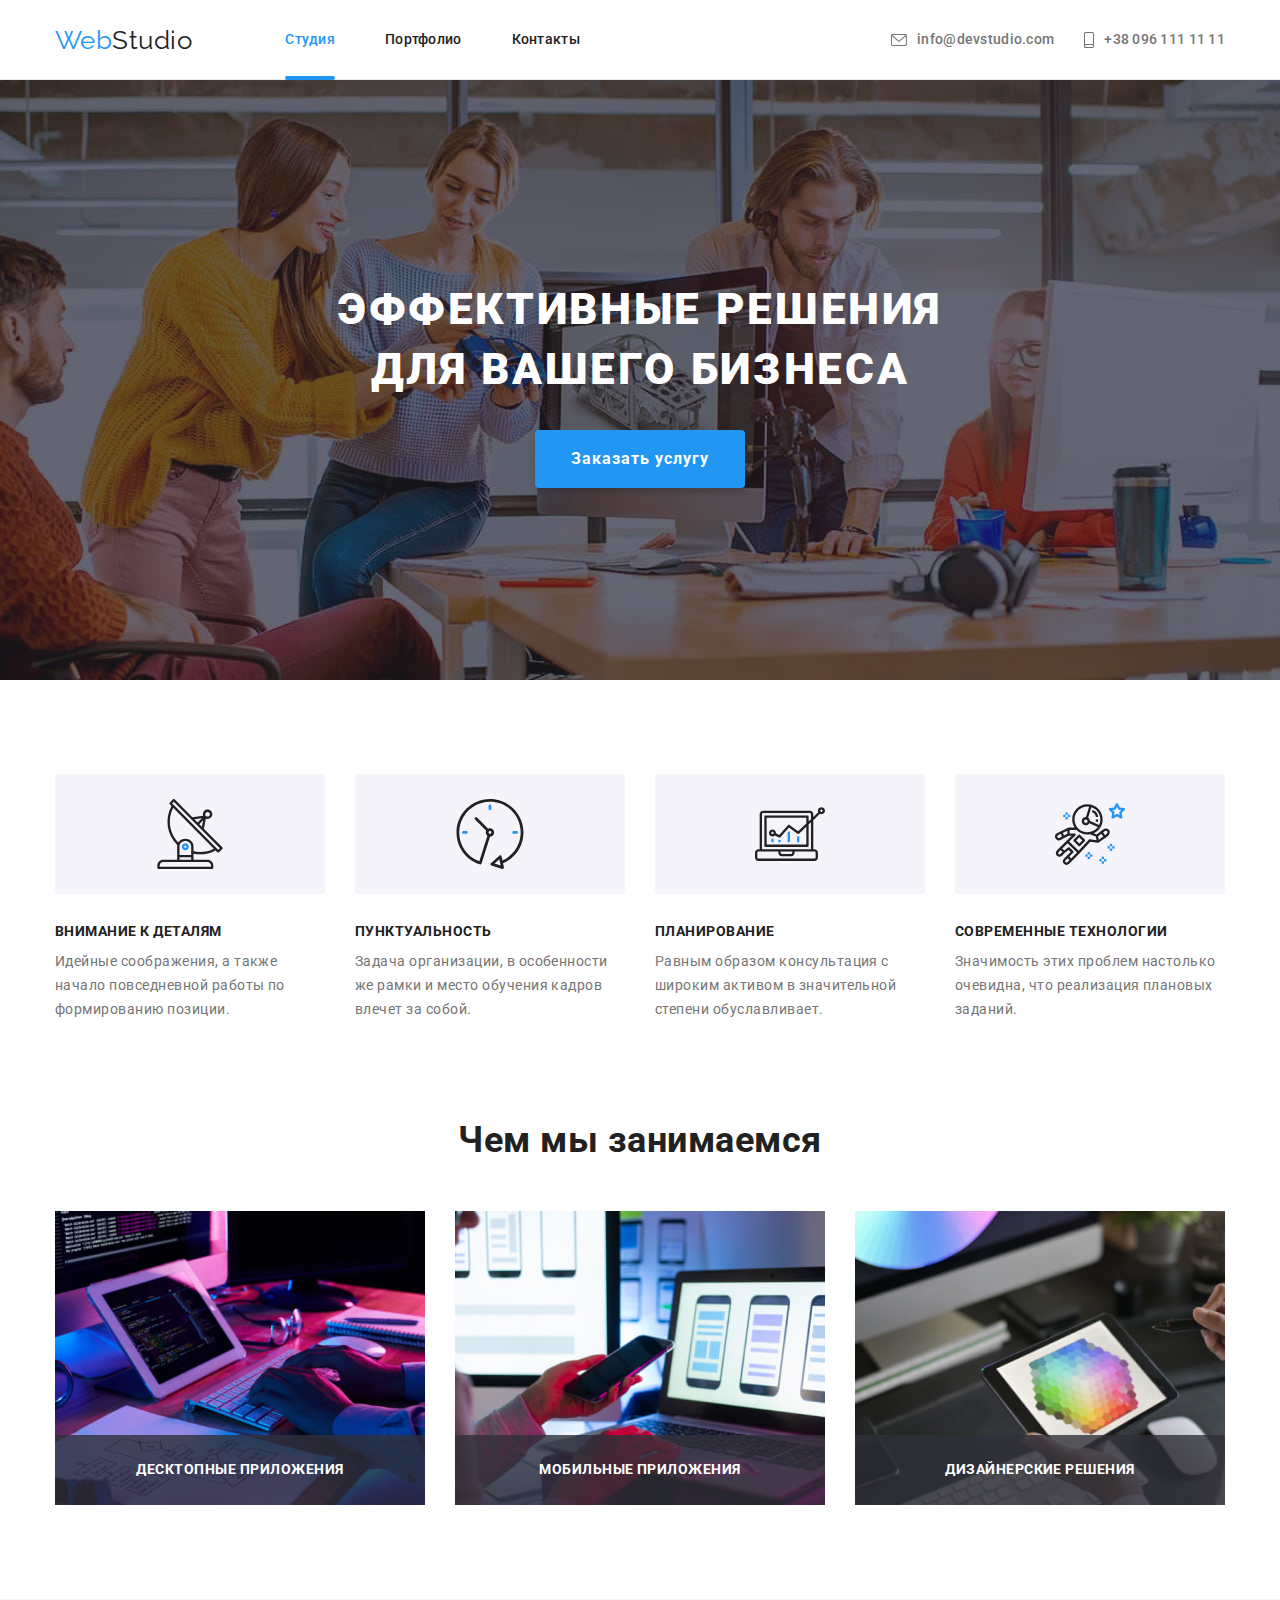
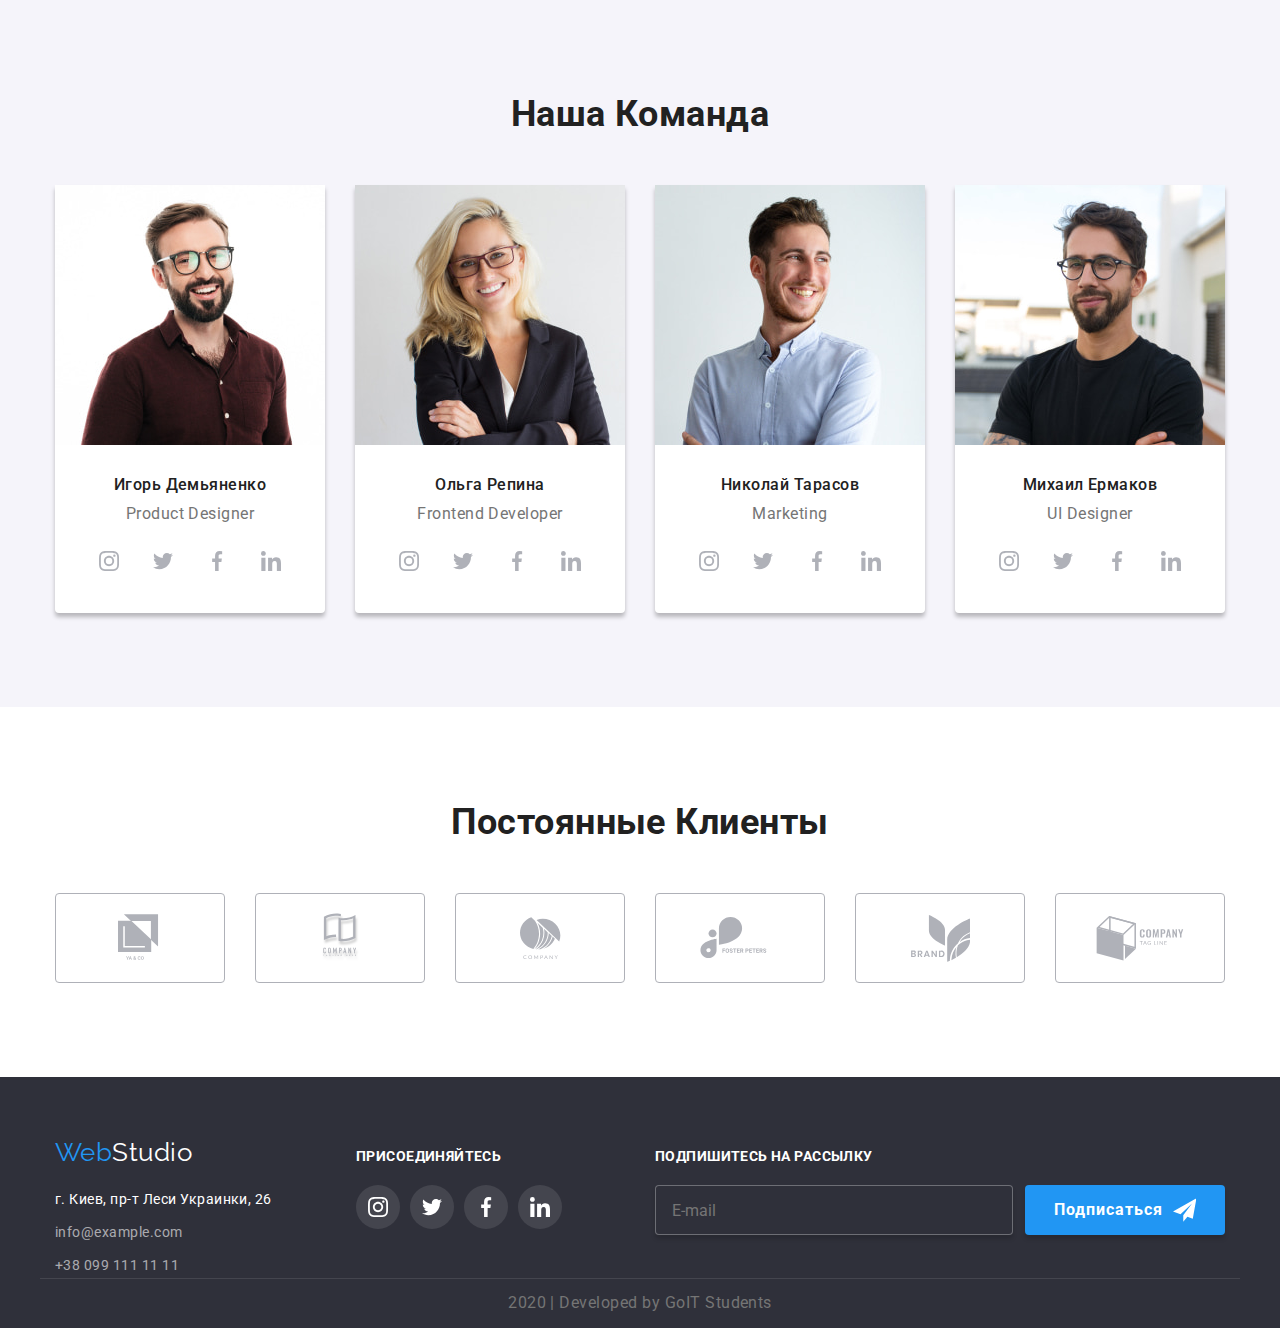
<file: index.html>
<!DOCTYPE html>
<html lang="ru">
	<head>
		<!-- Мета-тег viewport важен для адаптивных страниц -->
		<meta name="viewport" content="width=device-width, initial-scale=1.0" />

		<meta charset="UTF-8" />
		<meta name="viewport" content="width=device-width, initial-scale=1.0" />
		<title>Студия</title>

		<!-- Шрифты -->
		<link rel="dns-prefetch" href="//fonts.googleapis.com" />
		<link rel="preconnect" href="https://fonts.gstatic.com/" crossorigin />
		<link
			href="https://fonts.googleapis.com/css2?family=Raleway:wght@700&family=Roboto:wght@400;500;700;900&display=fallback"
			rel="stylesheet"
		/>
		<!-- Нормализатор стилей -->
		<link
			rel="stylesheet"
			href="https://cdnjs.cloudflare.com/ajax/libs/modern-normalize/1.0.0/modern-normalize.min.css"
		/>

		<!-- Мои стили -->
		<link rel="stylesheet" href="./css/styles.css" />
	</head>

	<body class="body">
		<!-- Шапка сайта -->
		<header class="page-header">
			<!-- Нав - это всегда про ссылки на секции этой или других страниц -->
			<div class="nav-container">
				<nav class="navbar">
					<!-- Логотип, всегда ссылка -->
					<a href="./index.html" class="logo">
						Web<span class="logo-header">Studio</span>
					</a>

					<!-- Ссылки на другие страницы или разделы текущей -->
					<ul class="site-nav">
						<li class="item">
							<a href="./index.html" class="link current">Студия</a>
						</li>
						<li class="item">
							<a href="./portfolio.html" class="link">Портфолио</a>
						</li>
						<li class="item">
							<a href="##" class="link">Контакты</a>
						</li>
					</ul>
				</nav>

				<!-- CONTACTS NAV!!!! -->
				<!-- Контактные Данные в шапке, это не нав, потому что не ссылки на секции -->
				<!-- <div class="contacts-container"> -->
				<ul class="contacts-nav list">
					<li class="item">
						<a href="mailto:info@devstudio.com" class="link">
							<svg class="icon" width="16" height="12">
								<use href="./images/sprite-new.svg#icon-envelope"></use>
							</svg>
							<span> info@devstudio.com </span></a
						>
					</li>
					<li class="item">
						<a href="tel:+380961111111" class="link">
							<svg class="icon" width="10" height="16">
								<use href="./images/sprite-new.svg#icon-smartphone"></use>
							</svg>
							+38 096 111 11 11
						</a>
					</li>
				</ul>
				<!-- </div> -->
			</div>
		</header>

		<!-- Уникальный контент сайта -->
		<main>
			<!-- Герой -->
			<section class="hero">
				<div class="hero-container">
					<h1 class="hero-title"> Эффективные решения для вашего бизнеса </h1>
					<!-- <button type="button">Заказать Услугу</button> -->
					<button type="button" class="btn" data-modal-open>
						Заказать услугу
					</button>
				</div>

				<!-- <button type="button">Заказать Услугу</button> -->
			</section>

			<!-- FEATURES НАШИ ПРЕИМУЩЕСТВА  -->
			<section class="section features">
				<!-- <div class="container"> -->
				<h2 class="section-title visually-hidden"> Наши Преимущества </h2>
				<div class="container icons">
					<ul class="feature-list">
						<!-- тут можно было бы поставить к item .icon-radar -->
						<li class="item">
							<h3 class="title"> Внимание к деталям </h3>
							<p>
								Идейные соображения, а также начало повседневной работы по
								формированию позиции.
							</p>
						</li>
						<li class="item">
							<h3 class="title"> Пунктуальность </h3>
							<p>
								Задача организации, в особенности же рамки и место обучения
								кадров влечет за собой.
							</p>
						</li>
						<li class="item">
							<h3 class="title">Планирование</h3>
							<p>
								Равным образом консультация с широким активом в значительной
								степени обуславливает.
							</p>
						</li>
						<li class="item">
							<h3 class="title"> Современные технологии </h3>
							<p>
								Значимость этих проблем настолько очевидна, что реализация
								плановых заданий.
							</p>
						</li>
					</ul>
				</div>
			</section>

			<!-- СЕКЦИЯ ЧЕМ ЗАНИМАЕМСЯ -->
			<section class="section expertise no-top-padding">
				<div class="container">
					<h2 class="section-title"> Чем мы занимаемся </h2>
					<ul class="images-wedo">
						<li class="item">
							<div class="thumb">
								<img
									src="./images/code.jpg"
									alt="Пишем код"
									width="370"
									height="294"
									class="image"
								/>

								<h3 class="title"> десктопные приложения </h3>
							</div>
						</li>
						<li class="item">
							<div class="thumb">
								<img
									src="./images/adapt.jpg"
									alt="Адаптируем под смартфоны и планшеты"
									width="370"
									height="294"
									class="image"
								/>
								<h3 class="title"> Мобильные приложения </h3>
							</div>
						</li>
						<li class="item">
							<div class="thumb">
								<img
									src="./images/color.jpg"
									alt="Подбираем цветовое решение"
									width="370"
									height="294"
									class="image"
								/>
								<h3 class="title"> Дизайнерские решения </h3>
							</div>
						</li>
					</ul>
				</div>
			</section>

			<!-- НАША КОМАНДА TEAM  -->
			<section class="section team">
				<div class="container">
					<h2 class="section-title"> Наша Команда </h2>

					<ul class="team-members">
						<li class="item">
							<img
								class="mrgn-btm"
								src="./images/igor.jpg"
								width="270"
								height="260"
								alt="Игорь Демьяненко"
							/>
							<h3 class="title"> Игорь Демьяненко </h3>
							<p class="text" lang="en"> Product Designer </p>

							<ul class="team-list links">
								<li class="item">
									<a href="##" aria-label="инстаграм" class="link">
										<svg class="icon" width="20" height="20">
											<use href="./images/sprite-new.svg#icon-teamlink1"></use>
										</svg>
									</a>
								</li>
								<li class="item">
									<a href="##" class="link" aria-label="твиттер">
										<svg class="icon" width="20" height="20">
											<use href="./images/sprite-new.svg#icon-teamlink2"></use>
										</svg>
									</a>
								</li>
								<li class="item">
									<a href="##" class="link" aria-label="фейсбук">
										<svg class="icon" width="20" height="20">
											<use href="./images/sprite-new.svg#icon-teamlink3"></use>
										</svg>
									</a>
								</li>
								<li class="item">
									<a href="##" class="link" aria-label="линкед-ин">
										<svg class="icon" width="20" height="20">
											<use href="./images/sprite-new.svg#icon-teamlink4"></use>
										</svg>
									</a>
								</li>
							</ul>
						</li>
						<li class="item">
							<img
								class="mrgn-btm"
								src="./images/olga.jpg"
								width="270"
								height="260"
								alt="Ольга Репина"
							/>
							<h3 class="title">Ольга Репина</h3>
							<p class="text" lang="en"> Frontend Developer </p>

							<ul class="team-list links">
								<li class="item">
									<a href="##" class="link" aria-label="инстаграм"
										><svg class="icon" width="20" height="20">
											<use href="./images/sprite-new.svg#icon-teamlink1"></use>
										</svg>
									</a>
								</li>
								<li class="item">
									<a href="##" class="link" aria-label="твиттер"
										><svg class="icon" width="20" height="20">
											<use href="./images/sprite-new.svg#icon-teamlink2"></use>
										</svg>
									</a>
								</li>
								<li class="item">
									<a href="##" class="link" aria-label="фейсбук"
										><svg class="icon" width="20" height="20">
											<use href="./images/sprite-new.svg#icon-teamlink3"></use>
										</svg>
									</a>
								</li>
								<li class="item">
									<a href="##" class="link" aria-label="линкед-ин"
										><svg class="icon" width="20" height="20">
											<use href="./images/sprite-new.svg#icon-teamlink4"></use>
										</svg>
									</a>
								</li>
							</ul>
						</li>
						<li class="item">
							<img
								class="mrgn-btm"
								src="./images/kolya.jpg"
								width="270"
								height="260"
								alt="Николай Тарасов"
							/>
							<h3 class="title"> Николай Тарасов </h3>
							<p class="text" lang="en"> Marketing </p>

							<ul class="team-list links">
								<li class="item">
									<a href="##" class="link" aria-label="инстаграм"
										><svg class="icon" width="20" height="20">
											<use href="./images/sprite-new.svg#icon-teamlink1"></use>
										</svg>
									</a>
								</li>
								<li class="item">
									<a href="##" class="link" aria-label="твиттер"
										><svg class="icon" width="20" height="20">
											<use href="./images/sprite-new.svg#icon-teamlink2"></use>
										</svg>
									</a>
								</li>
								<li class="item">
									<a href="##" class="link" aria-label="фейсбук"
										><svg class="icon" width="20" height="20">
											<use href="./images/sprite-new.svg#icon-teamlink3"></use>
										</svg>
									</a>
								</li>
								<li class="item">
									<a href="##" class="link" aria-label="линкед-ин"
										><svg class="icon" width="20" height="20">
											<use href="./images/sprite-new.svg#icon-teamlink4"></use>
										</svg>
									</a>
								</li>
							</ul>
						</li>
						<li class="item">
							<img
								class="mrgn-btm"
								src="./images/misha.jpg"
								width="270"
								height="260"
								alt="Михаил Ермаков"
							/>
							<h3 class="title"> Михаил Ермаков </h3>
							<p class="text" lang="en"> UI Designer </p>

							<ul class="team-list links">
								<li class="item">
									<a href="##" class="link" aria-label="инстаграм"
										><svg class="icon" width="20" height="20">
											<use href="./images/sprite-new.svg#icon-teamlink1"></use>
										</svg>
									</a>
								</li>
								<li class="item">
									<a href="##" class="link" aria-label="твиттер"
										><svg class="icon" width="20" height="20">
											<use href="./images/sprite-new.svg#icon-teamlink2"></use>
										</svg>
									</a>
								</li>
								<li class="item">
									<a href="##" class="link" aria-label="фейсбук"
										><svg class="icon" width="20" height="20">
											<use href="./images/sprite-new.svg#icon-teamlink3"></use>
										</svg>
									</a>
								</li>
								<li class="item">
									<a href="##" class="link" aria-label="линкед-ин"
										><svg class="icon" width="20" height="20">
											<use href="./images/sprite-new.svg#icon-teamlink4"></use>
										</svg>
									</a>
								</li>
							</ul>
						</li>
					</ul>
				</div>
			</section>

			<!-- ПОСТОЯННЫЕ КЛИЕНТЫ OUR CLIENTS! -->

			<section class="clients">
				<div class="container">
					<h2 class="section-title"> Постоянные Клиенты </h2>

					<ul class="clients-list">
						<li class="item">
							<a href="##" class="link"
								><svg class="icon" width="44.27" height="49.23">
									<use href="./images/sprite-new.svg#icon-logo1"></use>
								</svg>
								<!-- <img src="./images/logo1.svg" width="44.27" height="49.23" alt="" /> -->
							</a>
						</li>
						<li class="item">
							<a href="##" class="link"
								><svg class="icon" width="40" height="52">
									<use href="./images/sprite-new.svg#icon-logo2"></use>
								</svg>
							</a>
						</li>
						<li class="item">
							<a href="##" class="link"
								><svg class="icon" width="41" height="42.6">
									<use href="./images/sprite-new.svg#icon-logo3"></use>
								</svg>
								<!-- <img src="./images/logo3.svg" width="41" height="42.6" alt="" /> -->
							</a>
						</li>
						<li class="item">
							<a href="##" class="link"
								><svg class="icon" width="79.66" height="42.02">
									<use href="./images/sprite-new.svg#icon-logo4"></use>
								</svg>
								<!-- <img src="./images/logo4.svg" width="79.66" height="42.02" alt="" /> -->
							</a>
						</li>
						<li class="item">
							<a href="##" class="link">
								<svg class="icon" width="59" height="47">
									<use href="./images/sprite-new.svg#icon-logo5"></use>
								</svg>
								<!-- <img src="./images/logo5.svg" width="59" height="47" alt="" /> -->
							</a>
						</li>
						<li class="item">
							<a href="##" class="link"
								><svg class="icon" width="88.48" height="45">
									<use href="./images/sprite-new.svg#icon-logo6"></use>
								</svg>
								<!-- <img src="./images/logo6.svg" width="88.48" height="45.44" alt="" /> -->
							</a>
						</li>
					</ul>
				</div>
			</section>

			<!-- !!!!!!!!!MODAL WINDOW AND FORM WINDOW!!!!!!!!! -->
			<div class="backdrop is-hidden" data-modal>
				<div class="modal">
					<h3 class="title">Оставьте свои данные мы вам перезвоним</h3>
					<!-- FORM WINDOW!!! -->

					<form class="form js-speaker-form" autocomplete="on">
						<ul>
							<li
								><span class="form-label"> Имя</span>
								<label class="input-field">
									<input
										autofocus
										type="text"
										name="name"
										class="form-input"
										placeholder=" "
										autocomplete="on"
									/>

									<svg class="icon-form" width="18" height="18">
										<use href="./images/sprite-new.svg#icon-modal-name"></use>
									</svg>
								</label>
							</li>

							<li
								><span class="form-label">Телефон</span>
								<label class="input-field">
									<input
										aut
										type="tel"
										name="tel"
										class="form-input"
										placeholder=" "
										autocomplete="on"
									/>
									<svg class="icon-form" width="18" height="18">
										<use href="./images/sprite-new.svg#icon-modal-tel"></use>
									</svg> </label
							></li>

							<li
								><span class="form-label">Почта</span>
								<label class="input-field">
									<input
										type="email"
										name="mail"
										class="form-input"
										placeholder=" "
										autocomplete="on"
									/>
									<svg class="icon-form" width="18" height="18">
										<use href="./images/sprite-new.svg#icon-modal-email"></use>
									</svg> </label
							></li>
						</ul>

						<label class="comment-field">
							<span class="form-label">Комментарий</span>
							<textarea
								class="comment"
								name="comment"
								id="comment"
								rows="7"
								placeholder="Введите текст"
							></textarea>
						</label>

						<label class="label-checkbox">
							<input
								type="checkbox"
								name="policy"
								value="agreement"
								class="checkbox"
							/>
							<span class="icon-check"></span>
							<span class="form-text"
								>Соглашаюсь с рассылкой и принимаю
								<a href="" class="link-checkbox">Условия договора</a>
							</span>
						</label>

						<button type="submit" class="button-submit" disabled
							>Отправить</button
						>
					</form>
					<button class="button-close" data-modal-close>
						<!-- <svg class="icon-form" width="11" height="11">
							<use href="./images/feature2.svg"></use>
						</svg> -->

						<svg class="icon-form">
							<use href="./images/sprite-new.svg#icon-close"></use>
						</svg>
					</button>
				</div>
			</div>
		</main>

		<!-- FOOTER!!! -->
		<!-- Я добавил ариа ссылку, которая используется в иконках-ссылках, когда нет текста, но нужно описание. Текст после ариа ссылки не читается обычно никакой ассистивной программой -->
		<footer class="footbar">
			<!-- Контейнер обертка, в него обернуто все -->
			<div class="wrapper">
				<!-- Контейнер для логотипа и адреса и контактов -->
				<div class="container-footer address">
					<a href="./index.html" class="logo" aria-label="main page link">
						Web<span class="logo-footer">Studio</span>
					</a>

					<address class="address">
						<p class="location"> г. Киев, пр-т Леси Украинки, 26 </p>

						<ul>
							<li class="link-footer">
								<a href="mailto:info@example.com" class="title"
									>info@example.com</a
								>
							</li>

							<li class="link-footer">
								<a href="tel:+380991111111" class="title">+38 099 111 11 11</a>
							</li>
						</ul>
					</address>
				</div>

				<!-- FOOTER JOIN US  -->
				<div class="container-footer join-us">
					<b class="title-footer"> присоединяйтесь </b>
					<ul class="list-footer">
						<li class="item">
							<a href="##" class="link"></a>
						</li>
						<li class="item">
							<a href="##" class="link"></a>
						</li>
						<li class="item">
							<a href="##" class="link"></a>
						</li>
						<li class="item">
							<a href="##" class="link"></a>
						</li>
					</ul>
				</div>

				<!-- FOOTER SUBSCRIBE!!! -->
				<div class="container-subscribe">
					<b class="title-footer">подпишитесь на рассылку</b>

					<form class="form-subscribe">
						<label for="email"></label>
						<input
							type="email"
							name="user-mail"
							id="email"
							class="email"
							placeholder="E-mail"
						/>

						<button type="submit" class="button"
							>Подписаться
							<svg width="24px" height="24px" class="icon-footer">
								<use href="./images/sprite-new.svg#icon-subscribe"></use>
							</svg>
						</button>
					</form>
				</div>
			</div>
			<p lang="eng" class="copyright">2020 | Developed by GoIT Students</p>
		</footer>

		<script src="./js/modal.js"></script>

		<!-- Кнопка Отправить Данные в Модалке - отображает данные в консоли -->
		<script>
			;(() => {
				document
					.querySelector(".js-speaker-form")
					.addEventListener("submit", e => {
						e.preventDefault()

						new FormData(e.currentTarget).forEach((value, name) =>
							console.log(`${name}: ${value}`),
						)

						e.currentTarget.reset()
					})
			})()
		</script>

		<!-- Кнопка должна быть выключенной, пока не отмечен чекбокс -->
		<script>
			const inputs = document.querySelectorAll("input[type=checkbox]")
			const button = document.querySelector(".button-submit")

			function check() {
				button.disabled = true
				inputs.forEach(input => {
					if (input.checked) button.disabled = false
					// else {
					// 	button.disabled = true
					// }
				})
			}

			inputs.forEach(input => input.addEventListener("change", check))
		</script>

		<!-- Отступ у body подстраивается под размер Хедера -->
		<script>
			console.log(
				document.querySelector(".page-header").getBoundingClientRect().height,
			)

			const { height: pageHeaderHeight } = document
				.querySelector(".page-header")
				.getBoundingClientRect()

			document.body.style.paddingTop = `${pageHeaderHeight}px`
		</script>
	</body>
</html>
</file>
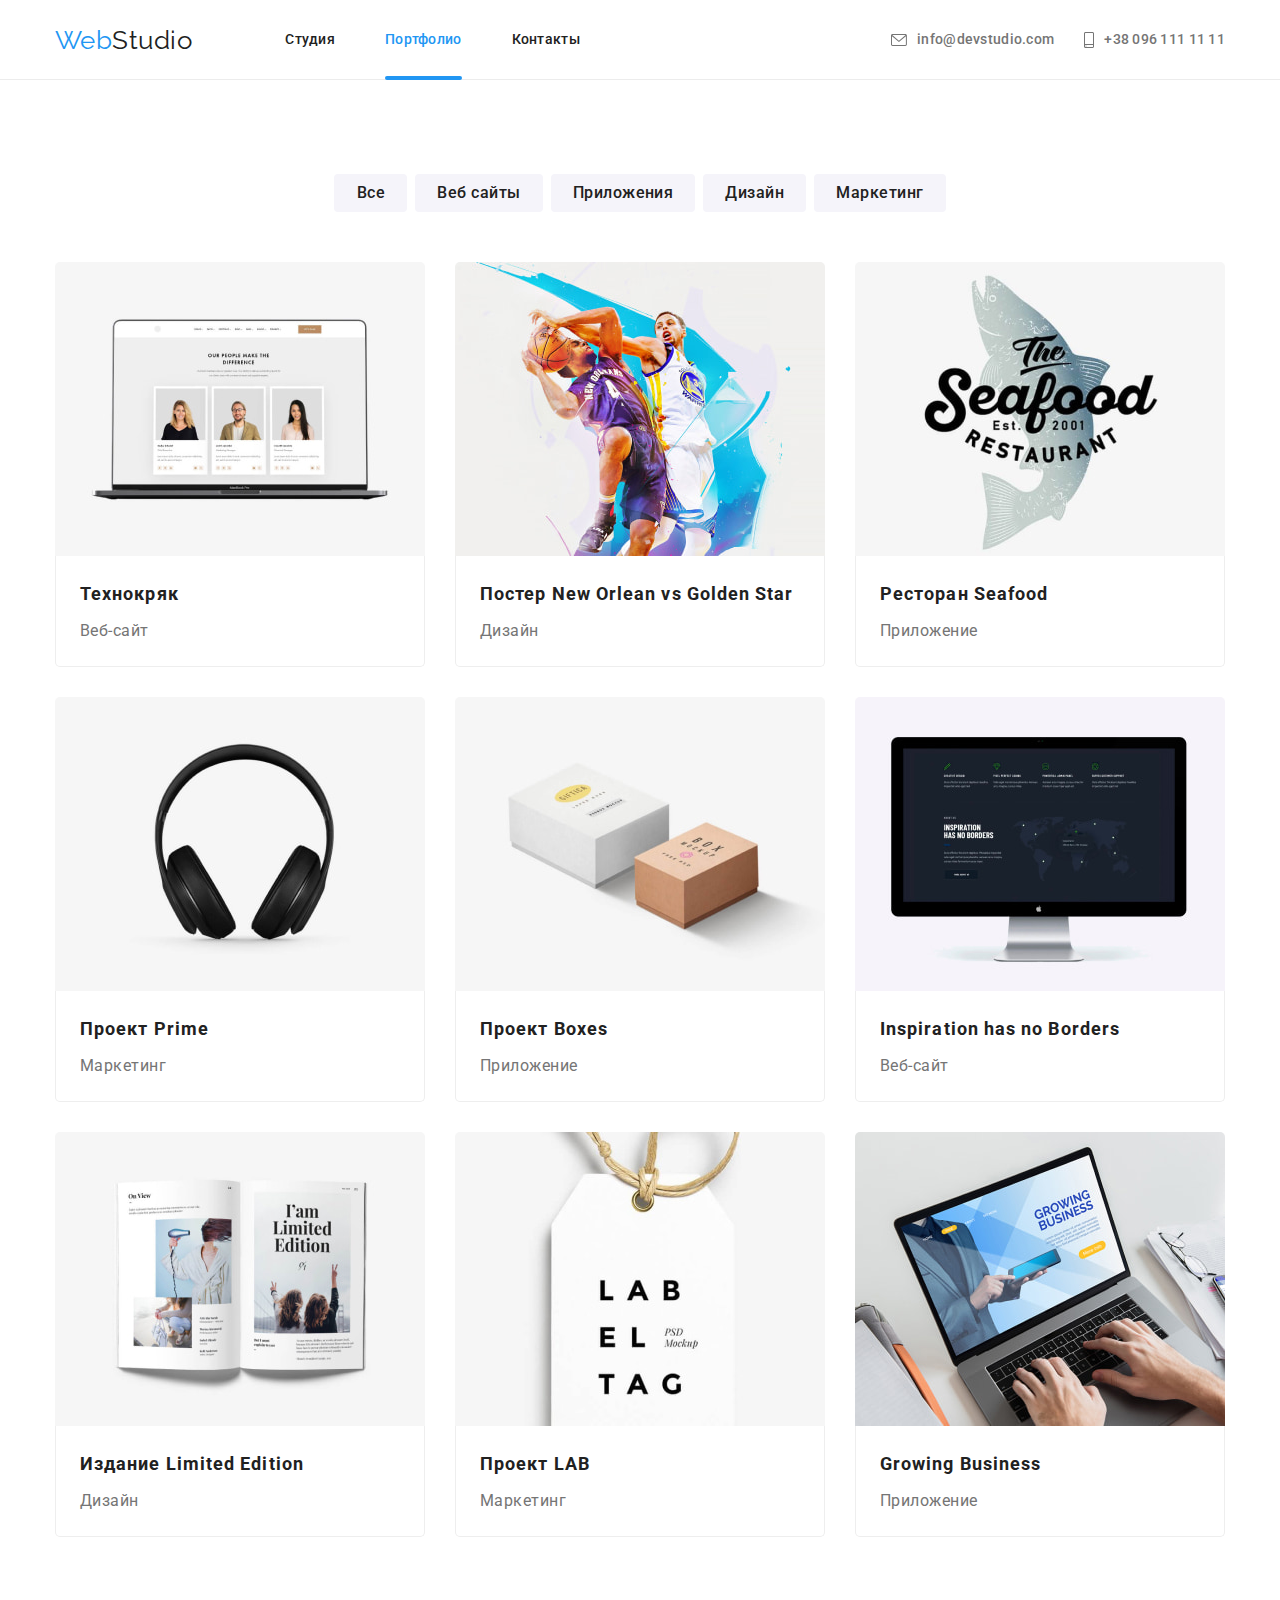
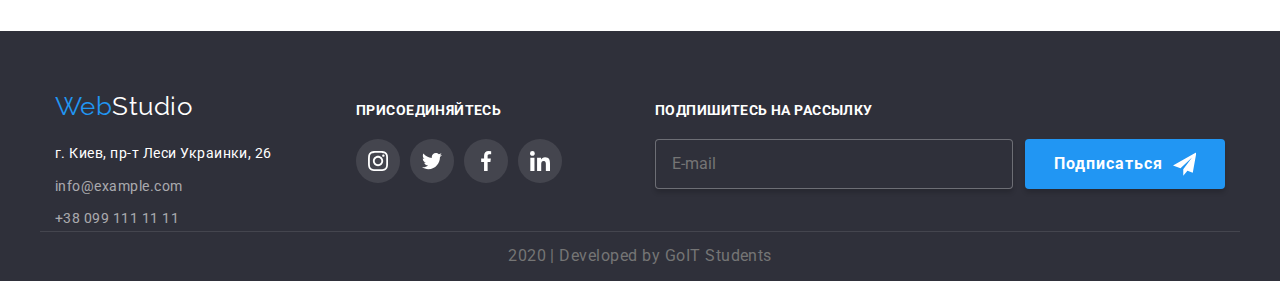
<file: portfolio.html>
<!DOCTYPE html>
<html lang="ru">
	<head>
		<meta charset="UTF-8" />
		<meta name="viewport" content="width=device-width, initial-scale=1.0" />
		<title>Портфолио</title>

		<!-- Шрифты -->
		<link
			href="https://fonts.googleapis.com/css2?family=Raleway:wght@700&family=Roboto:wght@400;500;700;900&display=fallback"
			rel="stylesheet"
		/>
		<!-- Нормализатор стилей -->
		<link
			rel="stylesheet"
			href="https://cdnjs.cloudflare.com/ajax/libs/modern-normalize/0.7.0/modern-normalize.min.css"
		/>

		<!-- Мои Стили -->
		<link rel="stylesheet" href="./css/styles.css" />
	</head>

	<body class="body">
		<!-- Шапка сайта -->
		<header class="page-header">
			<!-- Нав - это всегда про ссылки на секции этой или других страниц -->
			<div class="nav-container">
				<nav class="navbar">
					<!-- Логотип, всегда ссылка -->
					<a href="./index.html" class="logo">
						Web<span class="logo-header">Studio</span>
					</a>

					<!-- Ссылки на другие страницы или разделы текущей -->
					<ul class="site-nav">
						<li class="item">
							<a href="./index.html" class="link">Студия</a>
						</li>
						<li class="item">
							<a href="./portfolio.html" class="link current">Портфолио</a>
						</li>
						<li class="item">
							<a href="##" class="link">Контакты</a>
						</li>
					</ul>
				</nav>

				<!-- CONTACTS NAV!!!! -->
				<!-- Контактные Данные в шапке, это не нав, потому что не ссылки на секции -->
				<!-- <div class="contacts-container"> -->
				<ul class="contacts-nav">
					<li class="item">
						<a href="mailto:info@devstudio.com" class="link">
							<svg class="icon" width="16" height="12">
								<use href="./images/sprite-new.svg#icon-envelope"></use>
							</svg>
							<span> info@devstudio.com </span></a
						>
					</li>
					<li class="item">
						<a href="tel:+380961111111" class="link">
							<svg class="icon" width="10" height="16">
								<use href="./images/sprite-new.svg#icon-smartphone"></use>
							</svg>
							+38 096 111 11 11
						</a>
					</li>
				</ul>
				<!-- </div> -->
			</div>
		</header>

		<main>
			<!-- Hero -->

			<h1 class="visually-hidden">Портфолио</h1>

			<!-- Filters and PortFolio -->
			<section class="section">
				<div class="container">
					<h2 class="is-none">Фильтры</h2>

					<ul class="filters-list">
						<li class="item"
							><button class="filter" type="button">Все</button></li
						>
						<li class="item"
							><button class="filter" type="button">Веб сайты</button></li
						>
						<li class="item"
							><button class="filter" type="button">Приложения</button></li
						>
						<li class="item"
							><button class="filter" type="button">Дизайн</button></li
						>
						<li class="item"
							><button class="filter" type="button">Маркетинг</button></li
						>
					</ul>

					<!-- PortFolio -->
					<h2 class="visually-hidden">Наши Работы</h2>

					<ul class="portfolio-list">
						<li class="item">
							<a href="##">
								<div class="thumb">
									<img
										src="./images/techno.jpg"
										alt="картинка макбука про с отображенным сайтом источника"
										width="370"
										height="294"
									/>
									<p class="text">
										Технокряк это современная площадка распространения
										коронавируса. Компании используют эту платформу для
										цифрового шпионажа и атак на защищенные сервера конкурентов
									</p>
								</div>
								<div class="card-content">
									<h3 class="title">Технокряк</h3>
									<p>Веб-сайт</p>
								</div>
							</a>
						</li>
						<li class="item">
							<a href="##">
								<div class="thumb">
									<img
										src="./images/poster.jpg"
										alt="постер с двумя баскетболистами"
										width="370"
										height="294"
									/>

									<p class="text">
										Технокряк это современная площадка распространения
										коронавируса. Компании используют эту платформу для
										цифрового шпионажа и атак на защищенные сервера конкурентов
									</p>
								</div>
								<div class="card-content">
									<h3 class="title"> Постер New Orlean vs Golden Star </h3>
									<p>Дизайн</p>
								</div>
							</a>
						</li>
						<li class="item">
							<a href="##">
								<div class="thumb"
									><img
										src="./images/restaurant.jpg"
										alt="логотип ресторана морской еды"
										width="370"
										height="294"
									/>
									<p class="text">
										Технокряк это современная площадка распространения
										коронавируса. Компании используют эту платформу для
										цифрового шпионажа и атак на защищенные сервера конкурентов
									</p>
								</div>

								<div class="card-content">
									<h3 class="title">Ресторан Seafood</h3>
									<p>Приложение</p>
								</div>
							</a>
						</li>
						<li class="item">
							<a href="##">
								<div class="thumb"
									><img
										src="./images/prime.jpg"
										alt="изображение наушников"
										width="370"
										height="294"
									/>
									<p class="text">
										Технокряк это современная площадка распространения
										коронавируса. Компании используют эту платформу для
										цифрового шпионажа и атак на защищенные сервера конкурентов
									</p>
								</div>

								<div class="card-content">
									<h3 class="title">Проект Prime</h3>
									<p>Маркетинг</p>
								</div>
							</a>
						</li>
						<li class="item">
							<a href="##">
								<div class="thumb"
									><img
										src="./images/boxes.jpg"
										alt="изображение коробочек с логотипом источника"
										width="370"
										height="294"
									/>
									<p class="text">
										Технокряк это современная площадка распространения
										коронавируса. Компании используют эту платформу для
										цифрового шпионажа и атак на защищенные сервера конкурентов
									</p>
								</div>

								<div class="card-content">
									<h3 class="title">Проект Boxes</h3>
									<p>Приложение</p>
								</div>
							</a>
						</li>
						<li class="item">
							<a href="##">
								<div class="thumb"
									><img
										src="./images/inspiration.jpg"
										alt="изображение аймака с открытым веб-сайтом источника"
										width="370"
										height="294"
									/>
									<p class="text">
										Технокряк это современная площадка распространения
										коронавируса. Компании используют эту платформу для
										цифрового шпионажа и атак на защищенные сервера конкурентов
									</p>
								</div>

								<div class="card-content">
									<h3 class="title">Inspiration has no Borders</h3>
									<p>Веб-сайт</p>
								</div>
							</a>
						</li>
						<li class="item">
							<a href="##">
								<div class="thumb">
									<img
										src="./images/limited.jpg"
										alt="изображение раскрытого журнала с тектом и картинками источника"
										width="370"
										height="294"
									/>
									<p class="text">
										Технокряк это современная площадка распространения
										коронавируса. Компании используют эту платформу для
										цифрового шпионажа и атак на защищенные сервера конкурентов
									</p>
								</div>

								<div class="card-content">
									<h3 class="title">Издание Limited Edition</h3>
									<p>Дизайн</p>
								</div>
							</a>
						</li>
						<li class="item">
							<a href="##">
								<div class="thumb">
									<img
										src="./images/lab.jpg"
										alt="изображение бирки с надписью Лаб"
										width="370"
										height="294"
									/>
									<p class="text">
										Технокряк это современная площадка распространения
										коронавируса. Компании используют эту платформу для
										цифрового шпионажа и атак на защищенные сервера конкурентов
									</p>
								</div>

								<div class="card-content">
									<h3 class="title">Проект LAB</h3>
									<p>Маркетинг</p>
								</div>
							</a>
						</li>
						<li class="item">
							<a href="##">
								<div class="thumb">
									<img
										src="./images/growing.jpg"
										alt="изображение рук, печатающих на ноутбуке с открытым сайтом источника"
										width="370"
										height="294"
									/>
									<p class="text">
										Технокряк это современная площадка распространения
										коронавируса. Компании используют эту платформу для
										цифрового шпионажа и атак на защищенные сервера конкурентов
									</p>
								</div>

								<div class="card-content">
									<h3 class="title">Growing Business</h3>
									<p>Приложение</p>
								</div>
							</a>
						</li>
					</ul>
				</div>
			</section>
		</main>

		<footer class="footbar">
			<!-- Контейнер обертка, в него обернуто все -->
			<div class="wrapper">
				<!-- Контейнер для логотипа и адреса и контактов -->
				<div class="container-footer address">
					<a href="./index.html" class="logo" aria-label="main page link">
						Web<span class="logo-footer">Studio</span>
					</a>

					<address class="address">
						<p class="location"> г. Киев, пр-т Леси Украинки, 26 </p>

						<ul>
							<li class="link-footer">
								<a href="mailto:info@example.com" class="title"
									>info@example.com</a
								>
							</li>

							<li class="link-footer">
								<a href="tel:+380991111111" class="title">+38 099 111 11 11</a>
							</li>
						</ul>
					</address>
				</div>

				<!-- FOOTER JOIN US  -->
				<div class="container-footer join-us">
					<b class="title-footer"> присоединяйтесь </b>
					<ul class="list-footer">
						<li class="item">
							<a href="##" class="link"></a>
						</li>
						<li class="item">
							<a href="##" class="link"></a>
						</li>
						<li class="item">
							<a href="##" class="link"></a>
						</li>
						<li class="item">
							<a href="##" class="link"></a>
						</li>
					</ul>
				</div>

				<!-- FOOTER SUBSCRIBE!!! -->
				<div class="container-subscribe">
					<b class="title-footer">подпишитесь на рассылку</b>

					<form class="form-subscribe">
						<label for="email"></label>
						<input
							type="email"
							name="user-mail"
							id="email"
							class="email"
							placeholder="E-mail"
						/>

						<button type="submit" class="button"
							>Подписаться
							<svg width="24px" height="24px" class="icon-footer">
								<use href="./images/sprite.svg#icon-subscribe"></use>
							</svg>
						</button>
					</form>
				</div>
			</div>
			<p class="copyright">2020 | Developed by GoIT Students</p>
		</footer>
	</body>
</html>
</file>
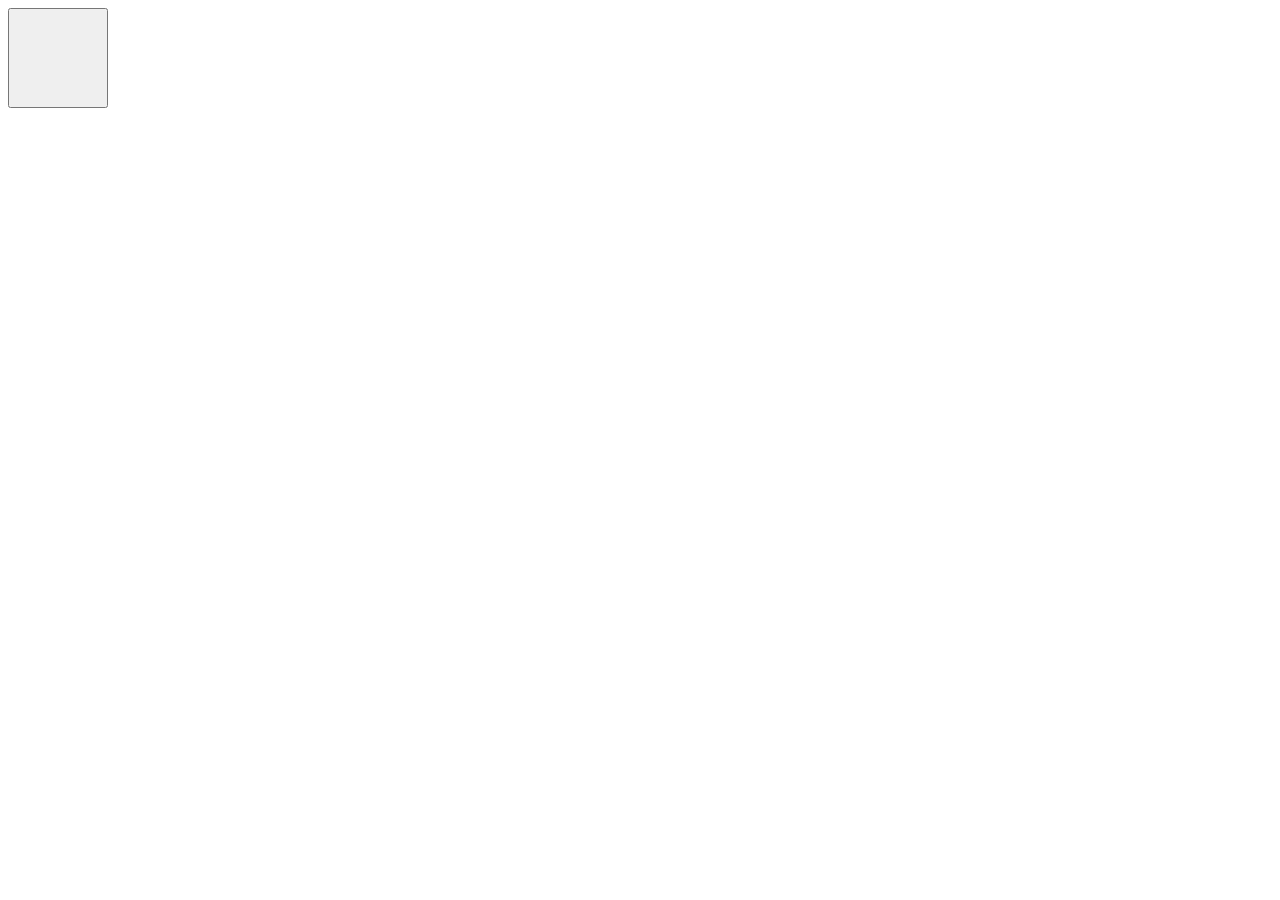
<file: test.html>
<!DOCTYPE html>
<html lang="en">
	<head>
		<meta charset="UTF-8" />
		<meta name="viewport" content="width=device-width, initial-scale=1.0" />
		<title>Document</title>

		<link
			href="https://fonts.googleapis.com/css2?family=Raleway:wght@700&family=Roboto:wght@400;500;700;900&display=fallback"
			rel="stylesheet"
		/>

		<!-- <link rel="stylesheet" href="https://cdnjs.cloudflare.com/ajax/libs/normalize/8.0.1/normalize.css" /> -->

		<link rel="stylesheet" href="./css/styles.css" />
	</head>
	<body>
		<button type="button" class="test__button" data-modal-open></button>

		<div class="backdrop is-hidden" data-modal>
			<div class="modal">
				<h3 class="title">Оставьте свои данные мы вам перезвоним</h3>
				<!-- FORM WINDOW!!! -->

				<form class="form js-speaker-form" autocomplete="on">
					<ul>
						<li
							><span class="form-label"> Имя</span>
							<label class="input-field">
								<input
									autofocus
									type="text"
									name="name"
									class="form-input"
									placeholder=" "
									autocomplete="on"
								/>

								<svg class="icon-form" width="18" height="18">
									<use href="./images/sprite-new.svg#icon-modal-name"></use>
								</svg>
							</label>
						</li>

						<li
							><span class="form-label">Телефон</span>
							<label class="input-field">
								<input
									aut
									type="tel"
									name="tel"
									class="form-input"
									placeholder=" "
									autocomplete="on"
								/>
								<svg class="icon-form" width="18" height="18">
									<use href="./images/sprite-new.svg#icon-modal-tel"></use>
								</svg> </label
						></li>

						<li
							><span class="form-label">Почта</span>
							<label class="input-field">
								<input
									type="email"
									name="mail"
									class="form-input"
									placeholder=" "
									autocomplete="on"
								/>
								<svg class="icon-form" width="18" height="18">
									<use href="./images/sprite-new.svg#icon-modal-email"></use>
								</svg> </label
						></li>
					</ul>

					<label class="comment-field">
						<span class="form-label">Комментарий</span>
						<textarea
							class="comment"
							name="comment"
							id="comment"
							rows="7"
							placeholder="Введите текст"
						></textarea>
					</label>

					<label class="label-checkbox">
						<input
							type="checkbox"
							name="policy"
							value="agreement"
							class="checkbox"
						/>
						<span class="icon-check"></span>
						<span class="form-text"
							>Соглашаюсь с рассылкой и принимаю
							<a href="" class="link-checkbox">Условия договора</a>
						</span>
					</label>

					<button type="submit" class="button-submit" disabled
						>Отправить</button
					>
				</form>
				<button class="button-close" data-modal-close>
					<!-- <svg class="icon-form" width="11" height="11">
							<use href="./images/feature2.svg"></use>
						</svg> -->

					<svg class="icon-form">
						<use href="./images/sprite-new.svg#icon-close"></use>
					</svg>
				</button>
			</div>
		</div>
	</body>

	<script src="./js/modal.js"></script>

	<script>
		const inputs = document.querySelectorAll("input[type=checkbox]")
		const button = document.querySelector(".button-submit")

		function check() {
			button.disabled = true
			inputs.forEach(input => {
				if (input.checked) button.disabled = false
			})
		}

		inputs.forEach(input => input.addEventListener("change", check))
	</script>
</html>
</file>
<file: css/styles.css>
*,
*::before,
*::after {
	box-sizing: border-box;
	user-select: none;
}

/* POSITION СНАЧАЛА, ПОТОМ ГЕОМЕТРИЯ, ПОТОМ ВСЕ ОСТАЛЬНОЕ!! */
/* user-select: none; */
/* UL паддинг и марджин в ноль, list style none */
/* ссылке-Блоку можно задать паддинг! */

:root {
	--primary-text-color: #757575;
	--title-text-color: #212121;
	--accent-color: #2196f3;
	--white-color: #ffffff;
	--button-bcg: #f5f4fa;
	--footer-color: #2f303a;
	--header-stroke: #ececec;
	--folio-border: #eeeeee;
	--icon-color: #afb1b8;
	--transition-time: 250ms;
	--transition-function: cubic-bezier(0.4, 0, 0.2, 1);
	--btn-hover-color: #188ce8;
	--wedo-back-color: rgba(47, 48, 58, 0.8);
}

body {
	background-color: var(--white-color);
	color: var(--primary-text-color);

	font-family: roboto, sans-serif;
	letter-spacing: 0.03em;
}

.section {
	padding-top: 94px;
	padding-bottom: 94px;
}

img {
	display: block;
	max-width: 100%;
	height: auto;
}

/* СПЕЦИАЛЬНЫЕ ДОП КЛАССЫ! */

.flexbox {
	display: flex;
}

.no-top-padding {
	padding-top: 0px;
}

.mrgn-btm {
	margin-bottom: 30px;
}

/* можно через классы .list задавать тот же сброс точек */
.is-none {
	display: none;
}

/* прячет из разметки, но оставляет для читалок */

.visually-hidden {
	position: absolute;
	width: 1px;
	height: 1px;
	margin: -1px;
	border: 0;
	padding: 0;
	clip: rect(0 0 0 0);
	overflow: hidden;
}

/* КОНЕЦ СПЕЦИАЛЬНЫХ ДОП КЛАССОВ! */

/* Утилиты, это сброс маркеров для всех списков вообще */
ul {
	margin: 0px;
	padding: 0px;
	list-style: none;
}

/* запрет на ресайз поля для комментов */
textarea {
	resize: none;
}

a {
	text-decoration: none;
}

/* SPECIAL CONTAINERS */

.container {
	margin-left: auto;
	margin-right: auto;
	padding-left: 15px;
	padding-right: 15px;
	width: 1200px;
	/* outline: 2px solid tomato; */
}

/* BODY */

.body {
	padding-top: 80px;
}

/* PAGE HEADER */

.page-header {
	position: fixed;
	top: 0;
	left: 0;
	width: 100%;
	z-index: 1;

	background-color: #ffffff;
	height: 80px;
	border-bottom: 1px solid var(--header-stroke);
}

/* LOGO */

.logo {
	/* Костыль, так как логотип нижу ссылок странице даже на дизайнерском макете */

	/* display: flex; */
	/* margin-bottom: 20px; */

	font-family: "Raleway", sans-serif;
	color: var(--accent-color);

	font-size: 26px;
	line-height: 1.19;
	text-decoration: none;
	/* outline: 1px solid tomato; */
}

.logo-header {
	color: var(--title-text-color);
	font-size: 26px;
}

.logo-footer {
	color: var(--white-color);
}

/* SITE NAV!!!*/

.nav-container {
	display: flex;
	align-items: center;

	/* max-height: 80px; */
	margin-left: auto;
	margin-right: auto;
	padding-left: 15px;
	padding-right: 15px;
	width: 1200px;

	/* outline: 2px solid tomato; */
}

.navbar {
	/* margin-bottom: 30px; */
	display: flex;
	align-items: center;
}

.site-nav {
	display: flex;
	/* outline: 1px solid tomato; */
	margin-left: 93px;
}

.site-nav .item:not(:last-child) {
	margin-right: 50px;
}

/* Олд Скул метод исключения элементов, все последующие item применяется действие, если они стоят перед первым item, к нему действие не применяется, перед ним никого нет */

/* В данном случае работает на всех списки, в каждом списке исключается первый элемент - круто! */

/* Переношу это в главный нав-контейнер */

/* .nav-container .item + .item {
	margin-left: 50px;
} */

/* Современный вариант исключения элементов
 */
/* .site-nav .item:not(:last-child) {
	outline: 1px solid tomato;
	margin-right: 50px;
} */

.site-nav .link {
	position: relative;

	display: block;
	padding-top: 32px;
	padding-bottom: 32px;

	color: var(--title-text-color);

	font-weight: 500;
	font-size: 14px;
	line-height: 1.14;
	letter-spacing: 0.02em;
	text-decoration: none;

	transition: color var(--transition-time) var(--transition-function);
}

.site-nav .link.current::after {
	content: "";

	position: absolute;
	left: 0;
	bottom: 0;

	display: block;

	width: 100%;
	height: 4px;
	border-radius: 2px;

	background-color: var(--accent-color);

	/* transition: opacity 250ms var(--timing-function);
opacity: 0; */
}

/* .site-nav .link:hover::after{
opacity: 1;

} */

.site-nav .link:hover,
.site-nav .link:focus {
	color: var(--accent-color);
}

.site-nav .link.current {
	color: var(--accent-color);
}

/* CONTACTS !!!!!!!!!*/

.contacts-container {
	display: flex;
	align-items: center;

	height: 80px;
	margin-left: auto;
	margin-right: auto;
	padding-left: 15px;
	padding-right: 15px;
	width: 1200px;
}

.contacts-nav {
	display: flex;
	margin-left: auto;
}

/* .contacts-nav .item {
	display: block;
} */

.contacts-nav .link {
	display: flex;
	align-items: center;

	/* padding-top: 32px; */
	/* padding-bottom: 32px; */

	color: var(--primary-text-color);

	font-weight: 500;
	font-size: 14px;
	line-height: 1.14;
	letter-spacing: 0.02em;
	text-decoration: none;

	transition: color var(--transition-time) var(--transition-function);
}

.contacts-nav .link .icon {
	/* display: inline-flex; */
	/* align-self: flex-end; */
	/* justify-content: flex-end; */
	margin-right: 10px;

	/* не работает(((( */
	/* transition: --color4 500ms cubic-bezier(0.4, 0, 0.2, 1); */
}
/* .contacts-nav.list .item:nth-child(2) .icon {
	margin-right: 5px;
} */

.contacts-nav .item:not(:last-child) {
	margin-right: 30px;
}

.contacts-nav .link:hover,
.contacts-nav .link:focus {
	color: var(--accent-color);
	/* --color4: var(--accent-color); */
}

/* HERO css */

.hero {
	padding-top: 200px;
	margin-left: auto;
	margin-right: auto;

	text-align: center;
	max-width: 1600px;
	height: 600px;

	background-image: linear-gradient(
			to right,
			rgba(47, 48, 58, 0.4),
			rgba(47, 48, 58, 0.4)
		),
		url(../images/background.jpg);
	background-repeat: no-repeat;
	/* background-size: cover; */
	background-position: center;
	background-color: var(--footer-color);
}

.hero-container {
	width: 696px;
	display: inline-block;
}

.hero-title {
	margin-top: 0px;
	margin-bottom: 30px;
	/* outline: 1px solid tomato; */

	color: var(--white-color);

	font-weight: 900;
	font-size: 44px;
	line-height: 1.36;
	text-transform: uppercase;
	letter-spacing: 0.06em;
}

.btn {
	display: inline-block;
	padding: 10px 32px;
	border-radius: 4px;
	min-width: 204px;
	border: 4px solid transparent;
	box-shadow: 0px 4px 4px rgba(0, 0, 0, 0.15);

	color: var(--white-color);
	background-color: var(--accent-color);

	font-weight: 700;
	font-size: 16px;
	line-height: 1.87;
	letter-spacing: 0.06em;
	text-decoration: none;

	transition: background-color var(--transition-time) var(--transition-function);

	/* transition: border 250ms cubic-bezier(0.4, 0, 0.2, 1); */

	/* cursor: pointer; */
}

.btn:hover,
.btn:focus {
	/* border: 4px solid white; */
	background-color: var(--btn-hover-color);
}

/* FEATURES НАШИ ПРЕИМУЩЕСТВА */

.container.icons {
	margin-left: auto;
	margin-right: auto;
	padding-left: 15px;
	padding-right: 15px;
	width: 1200px;
	height: 251px;
	/* outline: 2px solid tomato; */
}

.feature-list {
	margin-top: 0px;

	display: flex;
}

.feature-list .item {
	width: 270px;
	height: 101px;
}

/* Репета рекомендует лучше давать доп класс в хтмл,
и оттуда назначать каждую иконку .feature-list не пишем,
а упоминаем .icon-radar  */

.feature-list .item::before {
	display: block;
	content: "";
	height: 120px;
	margin-bottom: 30px;
	background-color: var(--button-bcg);
	background-size: 70px;
	background-repeat: no-repeat;
	background-position: center;
	border-radius: 4px;
}
.feature-list .item:nth-child(1)::before {
	/* filter: invert(1); */
	background-image: url(../images/feature1.svg);
}

.feature-list .item:nth-child(2)::before {
	background-image: url(../images/feature2.svg);
}
.feature-list .item:nth-child(3)::before {
	background-image: url(../images/feature3.svg);
}
.feature-list .item:nth-child(4)::before {
	background-image: url(../images/feature4.svg);
}

.feature-list .item:not(:last-child) {
	margin-right: 30px;
}

/* классный олдскул метод марджинов! */

/* .feature-list .item + .item {
	margin-left: 30px;
} */

.feature-list .title {
	margin-top: 0px;
	margin-bottom: 10px;

	color: var(--title-text-color);

	font-weight: 700;
	font-size: 14px;
	line-height: 1.14;
	text-transform: uppercase;
}

.feature-list p {
	margin-top: 0px;
	margin-bottom: 0px;

	font-size: 14px;
	line-height: 1.71;
}

/* WHAT WE DO СЕКЦИЯ ЧЕМ ЗАНИМАЕМСЯ!! and Team Headers*/

.section-title {
	margin-top: 0px;
	margin-bottom: 50px;

	color: var(--title-text-color);

	font-weight: 700;
	font-size: 36px;
	line-height: 1.17;
	text-align: center;
}

.images-wedo {
	display: flex;
}

.images-wedo .item:not(:last-child) {
	margin-right: 30px;
}

/* .images-wedo .item + .item {
	margin-left: 30px;
} */

.images-wedo img {
	display: block;
}

.images-wedo .thumb {
	position: relative;
}

.images-wedo .thumb::before {
	position: absolute;
	bottom: 0px;

	/* opacity: 0; */

	/* display: inline-block; */

	content: "";
	width: 370px;
	height: 70px;

	background-color: var(--wedo-back-color);
}

.images-wedo .title {
	position: absolute;
	bottom: 27px;

	/*   */
	pointer-events: none;

	/* opacity: 0; */

	/* padding: 27px; */
	margin: 0px;
	/* align-items: center; */
	/* justify-content: center; */

	color: #ffffff;
	font-weight: 700;
	font-size: 14px;
	line-height: 1.14;
	text-align: center;
	text-transform: uppercase;

	width: 370px;
}

/* .thumb:hover .title,
.thumb:hover::before {
	opacity: 1;
} */

/* .images-wedo .item {
	position: relative;
} */

/* .images-wedo .item::before {
	position: absolute;
	bottom: 0px;

	display: inline-block;

	content: "";
	width: 370px;
	height: 70px;

	background-color: tomato;
} */

/* TEAM PHOTOS AND LINKS!!!*/

.section.team {
	background-color: var(--button-bcg);
}

/* calc (100% - кол-во марджинов в строке * значение марджина / количество элементов в строке) */

.team-members {
	display: flex;
}

.team-members > .item {
	width: calc((100% - 3 * 30px) / 4);
	padding-bottom: 30px;

	text-align: center;

	background-color: #fff;
	box-shadow: 0px 4px 4px rgba(0, 0, 0, 0.25);

	border-radius: 0px 0px 4px 4px;

	/* height: 428px; */

	/* outline: 1px solid tomato; */
}

.team-members > .item:not(:last-child) {
	margin-right: 30px;
}

/* .team-members > .item + .item {
	margin-left: 30px;
} */

.team-members .title {
	margin-top: 0px;
	margin-bottom: 10px;

	color: var(--title-text-color);

	font-weight: 500;
	font-size: 16px;
	line-height: 1.19;
	/* outline: 1px solid tomato; */
}

.team-members .text {
	margin-top: 0px;
	margin-bottom: 16px;

	font-size: 16px;
	line-height: 1.19;
	/* outline: 1px solid tomato; */
}

.team-list.links {
	display: inline-flex;

	/* outline: 1px solid black; */
}

/* надо поставить дисплей блок??? */

.team-list .link {
	display: inline-flex;
	align-items: center;
	justify-content: center;

	padding: 0px;

	width: 44px;
	height: 44px;
	color: #afb1b8;
	border-radius: 50%;

	transition: color var(--transition-time) var(--transition-function),
		background-color var(--transition-time) var(--transition-function);

	/* background-color: yellow; */
}

.icon {
	fill: currentColor;
}

.team-list .link:hover {
	color: var(--white-color);
	background-color: var(--accent-color);

	/* если убрать fill: currentcolor из иконки, тогда заливаем в ссылке сразу и при ховере */
	/* fill: tomato; */
}

.team-list .item:not(:last-child) {
	margin-right: 10px;
}

/* .team-list .item + .item {
	margin-left: 10px;
} */

/* OUR CLIENTS*/

.clients {
	padding-top: 94px;
	padding-bottom: 94px;
}

.clients-list {
	display: flex;
	justify-content: space-between;
}

.clients-list .item:nth-child(2) .icon {
	/* filter: drop-shadow(0 0 3px rgba(100, 0, 0, 0.5)); */
	filter: drop-shadow(1px 3px 1px rgba(0, 0, 0, 0.2));
}

/* .clients-list .item {
	display: flex;
	justify-content: center;
	align-items: center;

	width: 170px;
	height: 90px;

	border: 1px solid #afb1b8;
	border-radius: 4px;
} */

.clients-list .link {
	display: flex;
	justify-content: center;
	align-items: center;

	width: 170px;
	height: 90px;

	color: var(--icon-color);

	border: 1px solid #afb1b8;
	border-radius: 4px;

	/* padding: 20px 63px; */
	/* color: var(--accent-color); */

	/* width: 63px; */
	/* width: 170px;
  height: 90px; */

	transition: border var(--transition-time) var(--transition-function);
}

.clients-list .icon {
	transition: color var(--transition-time) var(--transition-function);
}

/* .clients-list .item:hover,
.clients-list .item:focus {
	border: 1px solid var(--accent-color);
} */

.clients-list .link:hover,
.clients-list .link:focus {
	color: var(--accent-color);
	border: 1px solid var(--accent-color);
}

/* FILTERS-LIST BUTTONS */

.filters-list {
	display: flex;
	justify-content: center;
	/* align-items: center; */
	margin-bottom: 50px;
}

.filters-list .item:not(:last-child) {
	margin-right: 8px;
}

/* .filters-list .item + .item {
	margin-left: 8px;
} */

.filters-list .filter {
	padding: 6px 22px;
	border-radius: 4px;
	border: 0px solid transparent;

	min-width: 73px;
	height: 38px;

	background-color: var(--button-bcg);
	color: var(--title-text-color);

	font-style: 400px;
	font-family: inherit;
	font-weight: 500;
	font-size: 16px;
	line-height: 1.62;
	letter-spacing: 0.03em;

	cursor: pointer;

	transition: color var(--transition-time) var(--transition-function),
		background-color var(--transition-time) var(--transition-function);
}

.filters-list filter:hover,
.filters-list filter:focus {
	/* border: 0px; */
	color: var(--white-color);
	background-color: var(--accent-color);
	box-shadow: 0px 3px 1px rgba(0, 0, 0, 0.1), 0px 1px 2px rgba(0, 0, 0, 0.08),
		0px 2px 2px rgba(0, 0, 0, 0.12);
}

/* если несколько кнопок то в главном селекторе выстраивается шрифты и рамки и так далее, а во второстепенных .button.primary .button.secondary - выстраиваются отличающиеся цвета */

/* Portfolio */

/* .portfolio-list img {
	display: block;
} */

.portfolio-list a {
	display: block;
}

.portfolio-list {
	display: flex;
	/* background-color: teal; */
	flex-wrap: wrap;
	/* max-width: 1200px; */

	/* ОЛДСКУЛЬНЫЙ ВАРИАНТ */
	/* margin: -15px; */

	/* outline: 1px solid tomato; */

	/* рагульный вариант */
	/* justify-content: space-between; */
}

.thumb {
	border-top-right-radius: 5px;
	border-top-left-radius: 5px;
	/* overflow: hidden; */
}

/* calc (100% - кол-во марджинов в строке * значение марджина / количество элементов в строке) */
.portfolio-list .item {
	/* border: 1px solid tomato; */
	/* моднявая тема */
	width: calc((100% - 2 * 30px) / 3);
	/* еще предлагали вставлять flex-basis вместо width */

	/* при моднявом методе надо задать: */
	/* margin-right: 30px; */
	/* margin-bottom: 30px; */

	/* ОЛДСКУЛЬНЫЙ ВАРИАНТ */
	/* margin: 15px; */

	/* border: 1px solid var(--folio-border); */

	/* width: 370px; */
	/* max-height: 404px; */
	/* background-color: tomato; */

	border-bottom-right-radius: 5px;
	border-bottom-left-radius: 5px;

	transition: box-shadow var(--transition-time) var(--transition-function);
}

/* Альтернатива, Вариация работы с оформлением флекса
при моднявом методе!! */
/* первый вариант */
.portfolio-list .item:not(:nth-child(3n)) {
	margin-right: 30px;
}

.portfolio-list .item:not(:nth-last-child(-n + 3)) {
	margin-bottom: 30px;
}

/* ЕСЛИ ЗАДАНЫ марджин райт и боттом! */

/* второй вариант */
/* .portfolio-links:nth-child(3n) {
	margin-right: 0px;
}

.portfolio-links:nth-last-child(-n + 3) {
	margin-bottom: 0px;
} */

.card-content {
	padding: 20px 24px;
	border: 1px solid var(--folio-border);
	border-top: 0px;
	border-bottom-right-radius: 5px;
	border-bottom-left-radius: 5px;
}

.portfolio-list .item .thumb {
	display: flex;
	justify-content: center;
	/* align-items: center; */

	position: relative;

	overflow: hidden;
}

.portfolio-list .item .thumb::before {
	position: absolute;

	top: 0px;
	left: 0px;

	content: "";
	width: 100%;
	height: 100%;
	background-color: rgba(33, 150, 243, 0.9);
	opacity: 0;

	transition: transform var(--transition-time) var(--transition-function),
		opacity var(--transition-time) var(--transition-function);

	transform: translateY(100%);
}

.portfolio-list .item .text {
	position: absolute;

	color: var(--white-color);

	padding: 63px 24px;

	font-family: Roboto;
	font-style: normal;
	font-weight: 400px;
	font-size: 18px;
	line-height: 1.56;

	transform: translateY(100%);
	opacity: 0;
	transition: transform var(--transition-time) var(--transition-function),
		opacity var(--transition-time) var(--transition-function);
}

.portfolio-list .item:hover,
.portfolio-list .item:focus {
	box-shadow: 0px 1px 1px rgba(0, 0, 0, 0.12), 0px 4px 4px rgba(0, 0, 0, 0.06),
		1px 4px 6px rgba(0, 0, 0, 0.16);
	border-bottom-right-radius: 5px;
	border-bottom-left-radius: 5px;
	border-top-right-radius: 5px;
	border-top-left-radius: 5px;
}

.portfolio-list .item .thumb:hover::before,
.portfolio-list .item .thumb:hover .text {
	transform: translateY(0);
	opacity: 1;
}

.portfolio-list .item .title {
	/* ATTENTION */
	/* padding-left: 24px;
	padding-right: 24px; */
	margin-top: 0px;
	margin-bottom: 4px;
	color: var(--title-text-color);

	font-weight: 700;
	font-size: 18px;
	line-height: 2;
	letter-spacing: 0.06em;
}

.portfolio-list .item p {
	margin-top: 0px;
	margin-bottom: 0px;

	color: var(--primary-text-color);

	font-size: 16px;
	line-height: 1.87;
	text-decoration: none;
}

/* .portfolio-list .item a {
	color: var(--primary-text-color);

	font-size: 16px;
	line-height: 1.87;
	text-decoration: none;
} */

/* ---------МОДАЛКА ВСПЛЫВАЮЩАЯ!!!!------------ */

.backdrop {
	position: fixed;
	top: 0px;
	left: 0px;

	width: 100%;
	height: 100%;

	background-color: rgba(0, 0, 0, 0.4);
	opacity: 1;

	transition: opacity 700ms var(--transition-function);
}

.backdrop.is-hidden {
	opacity: 0;
	pointer-events: none;
}

.backdrop.is-hidden .modal {
	/* top: 50%; */
	left: 50%;
	transform: translate(-50%, -100%) scale(0.1);
	opacity: 0;
}

.modal {
	position: absolute;
	/* top: 50%; */
	left: 50%;
	transform: translate(-50%, 20%) scale(1);

	width: 528px;
	min-height: 581px;
	padding: 15px;

	background-color: white;

	opacity: 1;

	transition: transform var(--transition-time) var(--transition-function)
			var(--transition-time),
		opacity var(--transition-time) var(--transition-function)
			var(--transition-time);
}

/*       -------АНКЕТА В МОДАЛКЕ!!!!------------ */

.modal .title {
	/* font-family: Roboto; */
	/* font-style: normal; */
	font-weight: 700;
	font-size: 20px;
	line-height: 1.15;
	text-align: center;
	/* letter-spacing: 0.03em; */
	color: var(--title-text-color);
}

.form {
	/* position: relative; */

	width: 448px;
	/* height: 581px; */
	/* outline: 1px solid tomato; */
	margin-left: auto;
	margin-right: auto;
	/* padding: 40px; */
}

.form .form-label {
	/* font-family: Roboto; */
	/* font-style: normal; */
	margin-bottom: 4px;
	font-weight: 400;
	font-size: 12px;
	line-height: 1.16;
	/* identical to box height */

	letter-spacing: 0.01em;
}

.input-field {
	display: inline-block;
	position: relative;

	width: 448px;

	margin-bottom: 10px;
}

.input-field .form-input {
	height: 40px;
	margin: 0px;
	padding: 12px 40px;

	width: 100%;

	border: 1px solid rgba(33, 33, 33, 0.2);
	border-radius: 4px;

	font-family: Roboto;
	font-style: normal;
	font-weight: normal;
	font-size: 16px;
	line-height: 1.16;
	letter-spacing: 0.01em;
}

.form-input:hover {
	border: 1px solid rgba(33, 33, 33, 0.7);
}

.test-field {
	position: relative;
}

.form .item {
	display: block;
	margin-bottom: 10px;
}

.input-field .icon-form {
	position: absolute;
	top: 50%;
	left: 12px;

	transform: translateY(-50%);
}

/* НОВЫЙ МЕТОД, который поддерживают не все браузеры! */

/* .input-field:focus-within .form-label,
.form-input:not(:placeholder-shown) ~ .form-label {
	color: red;
	transform: translateY(-40px);
} */

.input-field:focus-within .icon-form {
	fill: var(--accent-color);
}

.form-input:focus {
	outline: transparent;
	border: 1px solid var(--accent-color);
}

/* ------------------------------ */

/* СТАРЫЙ МЕТОД, который поддерживают все браузеры! */

/* .form-input:focus + .icon-form {
	fill: var(--accent-color);
} */

/* .form-input:focus ~ label,
.form-input:not(:placeholder-shown) ~ label {
	color: red;
	transform: translateY(-40px) translateX(-40px);
} */

/* -------------------- */

.comment-field {
	display: block;
	margin-bottom: 20px;
}

.comment {
	padding: 12px 16px;
	width: 448px;

	font-size: 12px;
	line-height: 1.16;
	letter-spacing: 0.01em;

	border: 1px solid rgba(33, 33, 33, 0.2);
	border-radius: 4px;
}

.comment:hover {
	border: 1px solid rgba(33, 33, 33, 0.7);
}

.comment:focus {
	outline: transparent;
	border: 1px solid var(--accent-color);
}

.comment-field textarea::placeholder {
	font-weight: 400;
	font-size: 12px;
	line-height: 1.16;
	letter-spacing: 0.01em;

	color: rgba(117, 117, 117, 0.5);
}

/* CHECKBOX */

.checkbox {
	/* ЭТО КРОССБРАУЗЕРНЫЙ ХАК ОТ РЕПЕТЫ!!! */
	position: absolute;
	width: 1px;
	height: 1px;
	margin: -1px;
	border: 0;
	padding: 0;
	clip: rect(0 0 0 0);
	overflow: hidden;

	/* Это на будущее, пока не поддерживается всеми браузерами */
	/* -webkit-appearance: none;
	-moz-appearance: none;
	appearance: none; */
}

.label-checkbox {
	display: flex;
	/* flex-direction: row; */
	align-items: center;
	justify-content: center;
	margin-bottom: 30px;

	/* width: 100%; */

	font-weight: 400;
	font-size: 14px;
	line-height: 1.71;

	letter-spacing: 0.03em;

	/* outline: 1px solid black; */
}

.icon-check {
	margin-right: 7px;
	width: 16px;
	height: 15px;

	/* background-image: url(../images/checkbox.svg); */
	/* background-repeat: no-repeat; */
	/* background-size: contain; */

	border: 2px solid var(--title-text-color);
	/* border: 2px solid var(--primary-text-color); */
	border-radius: 2px;
}

.label-checkbox:hover .icon-check {
	/* border: 2px solid rgba(50, 50, 50, 0.1); */
	background-color: rgba(126, 122, 122, 0.1);
}

.label-checkbox:active .icon-check {
	border: 2px solid rgba(107, 99, 99, 0.7);
}

.checkbox:checked + .icon-check {
	border-radius: 2px;
	border-color: var(--accent-color);
	background-color: var(--accent-color);
	background-image: url(../images/icon-check.svg);
	background-origin: border-box;
}

.checkbox:checked:hover + .icon-check {
	border-color: transparent;
	background-image: url(../images/icon-check.svg),
		linear-gradient(to right, rgba(47, 48, 58, 0.2), rgba(47, 48, 58, 0.2));
}

.checkbox:checked:active + .icon-check {
	border-color: transparent;
	background-image: url(../images/icon-check.svg),
		linear-gradient(
			to right,
			rgba(233, 234, 236, 0.2),
			rgba(233, 234, 236, 0.2)
		);
}

.form-text:hover,
.form-text:hover .link-checkbox,
.link-checkbox:hover {
	color: rgba(33, 33, 33, 0.9);
}

.link-checkbox {
	text-decoration: underline;
	color: var(--accent-color);
}

/* BUTTON SUBMIT */

.form .button-submit:disabled {
	background-color: gray;
}

.form .button-submit:disabled:hover {
	background-color: gray;
}

.form .button-submit {
	display: flex;
	margin-left: auto;
	margin-right: auto;
	align-items: center;
	justify-content: center;

	width: 200px;
	height: 50px;
	padding: 10px 55px;
	color: var(--white-color);
	background-color: var(--accent-color);

	box-shadow: 0px 4px 4px rgba(0, 0, 0, 0.15);
	border: 1px solid transparent;
	border-radius: 4px;

	font-family: Roboto;
	font-style: normal;
	font-weight: 700;
	font-size: 16px;
	line-height: 1.87;

	letter-spacing: 0.06em;
	outline: transparent;
}

.form .button-submit:hover {
	background-color: #1e8ce6;
}

.form .button-submit:active {
	background-color: #1e8ce6dc;
}

/* BUTTON CLOSE */

.button-close {
	position: absolute;
	top: 8px;
	right: 8px;

	display: flex;
	justify-content: center;
	align-items: center;

	width: 30px;
	height: 30px;
	/* padding: 0px; */

	/* background-color: yellow; */
	background-color: var(--white-color);
	border: 1px solid rgba(0, 0, 0, 0.1);
	border-radius: 50%;

	transition: fill var(--transition-time) var(--transition-function),
		transform var(--transition-time) var(--transition-function);

	outline: 0px;
}

.button-close .icon-form {
	position: absolute;
	align-self: center;
	/* fill: tomato; */

	width: 11px;
	height: 11px;

	/* width: 100%; */
	/* height: 100%; */

	top: 50%;
	left: 50%;

	transform: translate(-50%, -50%);

	transition: transform 500ms;
}

.button-close:hover {
	fill: var(--accent-color);
	stroke: var(--accent-color);
	transform: scale(1.2) rotate(180deg);
	/* transform: rotate(180deg); */
}

.button-close:active {
	fill: var(--accent-color);
	stroke: var(--accent-color);
	transform: scale(1.4) rotate(180deg);
}

/* плохо рисуется браузерами, стили не работают, будем делать кастомные */
/* height: 40px;
	width: 40px; */

/* .topic-options,
.experience-options {
	padding: 0px;
	margin: 0px;
	list-style: none;
}

.topic-options label {
	font-size: 20px;
	margin-left: 10px;
}

.topic-options li {
	display: flex;
	align-items: center;
}

.group {
	margin-bottom: 20px;
}

.form .date {
	border-width: 5px;
	border-radius: 4px;
	border-color: red;
	font-size: 30px;
	color: green;
} */

/* FOOTER */

.footbar {
	/* display: flex; */
	margin-left: auto;
	margin-right: auto;

	/* width: 1200px; */

	background-color: var(--footer-color);
}

.footbar .logo {
	display: block;
	margin-bottom: 20px;
}

.wrapper {
	display: flex;
	align-items: baseline;
	/* justify-content: space-between; */

	margin-left: auto;
	margin-right: auto;
	padding-left: 15px;
	padding-right: 15px;
	padding-top: 60px;
	width: 1200px;

	border-bottom: 1px solid rgba(255, 255, 255, 0.1);
	/* outline: 2px solid tomato; */
}

.container-footer.address {
	width: 231px;
	margin-left: 0px;
	margin-right: 70px;
	/* padding-top: 60px; */
	/* padding-bottom: 60px; */
}

.address .location,
.address .link-footer:nth-child(1) {
	/* display: inline-block; */
	margin-top: 0px;
	margin-bottom: 9px;
}

.address .location {
	color: #ffffff;

	font-style: normal;
	font-size: 14px;
	line-height: 1.71;
}

.address .title {
	color: rgba(255, 255, 255, 0.6);

	font-style: normal;
	font-size: 14px;
	line-height: 1.71;
	text-decoration: none;

	transition: color var(--transition-time) var(--transition-function);
}

.address .title:hover,
.address .title:focus {
	color: var(--accent-color);
}

/* FOOTER JOIN US */

.container-footer.join-us {
	/* display: inline-block; */
	/* padding-top: 12px; */
	/* padding-bottom: 100px; */
	padding-left: 0px;
	padding-right: 0px;
	/* width: 240px; */
	/* height: 80px; */
	margin-right: 93px;
}

.title-footer {
	display: block;

	margin-top: 0px;
	margin-bottom: 20px;
	color: var(--white-color);
	text-transform: uppercase;

	font-weight: 700;
	font-size: 14px;
	line-height: 1.14;
	letter-spacing: 0.03em;
}

.list-footer {
	display: flex;
}

/* .list-footer.links {
	display: inline-flex;
	border: 1px solid black;
} */

.list-footer .item {
	display: flex;
	/* border: 1px solid black; */
}

.list-footer .item .link {
	height: 44px;
	width: 44px;
	background-size: 20px;
	background-repeat: no-repeat;
	background-position: 51% 50%;
	/* background-color: tomato; */
	border-radius: 50%;
	background-color: rgba(255, 255, 255, 0.1);

	transition: background-color var(--transition-time) var(--transition-function);
}

.list-footer .item:nth-child(1) .link {
	background-image: url(../images/footerlink1.svg);
}
.list-footer .item:nth-child(2) .link {
	background-image: url(../images/footerlink2.svg);
}
.list-footer .item:nth-child(3) .link {
	background-image: url(../images/footerlink3.svg);
}

.list-footer .item:nth-child(4) .link {
	background-image: url(../images/footerlink4.svg);
}
.list-footer .link:hover,
.list-footer .link:focus {
	/* border-radius: 50%; */
	background-color: var(--accent-color);
}

.list-footer .item + .item {
	margin-left: 10px;
}

/* FOOTER SUBSCRIBE!!! */

.container-subscribe {
	/* display: inline-block; */

	width: 570px;
	height: 80px;

	/* padding-top: 12px; */
	/* padding-bottom: 100px; */
	padding-left: 0px;
	padding-right: 0px;
	/* width: 240px; */
}

.form-subscribe {
	display: flex;
	align-items: center;
}

.form-subscribe .email {
	width: 358px;
	height: 50px;
	padding: 15px 16px;

	margin-right: 12px;

	border: 1px solid rgba(255, 255, 255, 0.3);
	box-shadow: 0px 4px 4px rgba(0, 0, 0, 0.15);
	border-radius: 4px;

	color: white;
	background-color: var(--footer-color);
}

.form-subscribe .email:hover {
	border: 1px solid white;
}

.form-subscribe .email:focus {
	outline: transparent;
	border: 1px solid var(--accent-color);
}

.form-subscribe .button {
	display: flex;
	align-items: center;
	justify-content: center;

	width: 200px;
	height: 50px;
	padding: 10px 28px;
	color: var(--white-color);
	background-color: var(--accent-color);

	box-shadow: 0px 4px 4px rgba(0, 0, 0, 0.15);
	border: 1px solid transparent;
	border-radius: 4px;

	font-family: Roboto;
	font-style: normal;
	font-weight: 700;
	font-size: 16px;
	line-height: 1.87;

	letter-spacing: 0.06em;

	transition: background-color var(--transition-time) var(--transition-function);
}

.form-subscribe .button:hover {
	background-color: #188ce8;
	/* border: 1px solid var(--white-color); */
}

.icon-footer {
	margin-left: 10px;
}

/* ФЕНЕЧКА */

.copyright {
	display: flex;
	justify-content: center;

	margin: 0px;
	padding: 15px;
	/* border-top: 1px solid rgba(255, 255, 255, 0.1); */
}

/* Experiments */

.test__button {
	width: 100px;
	height: 100px;
}
</file>
